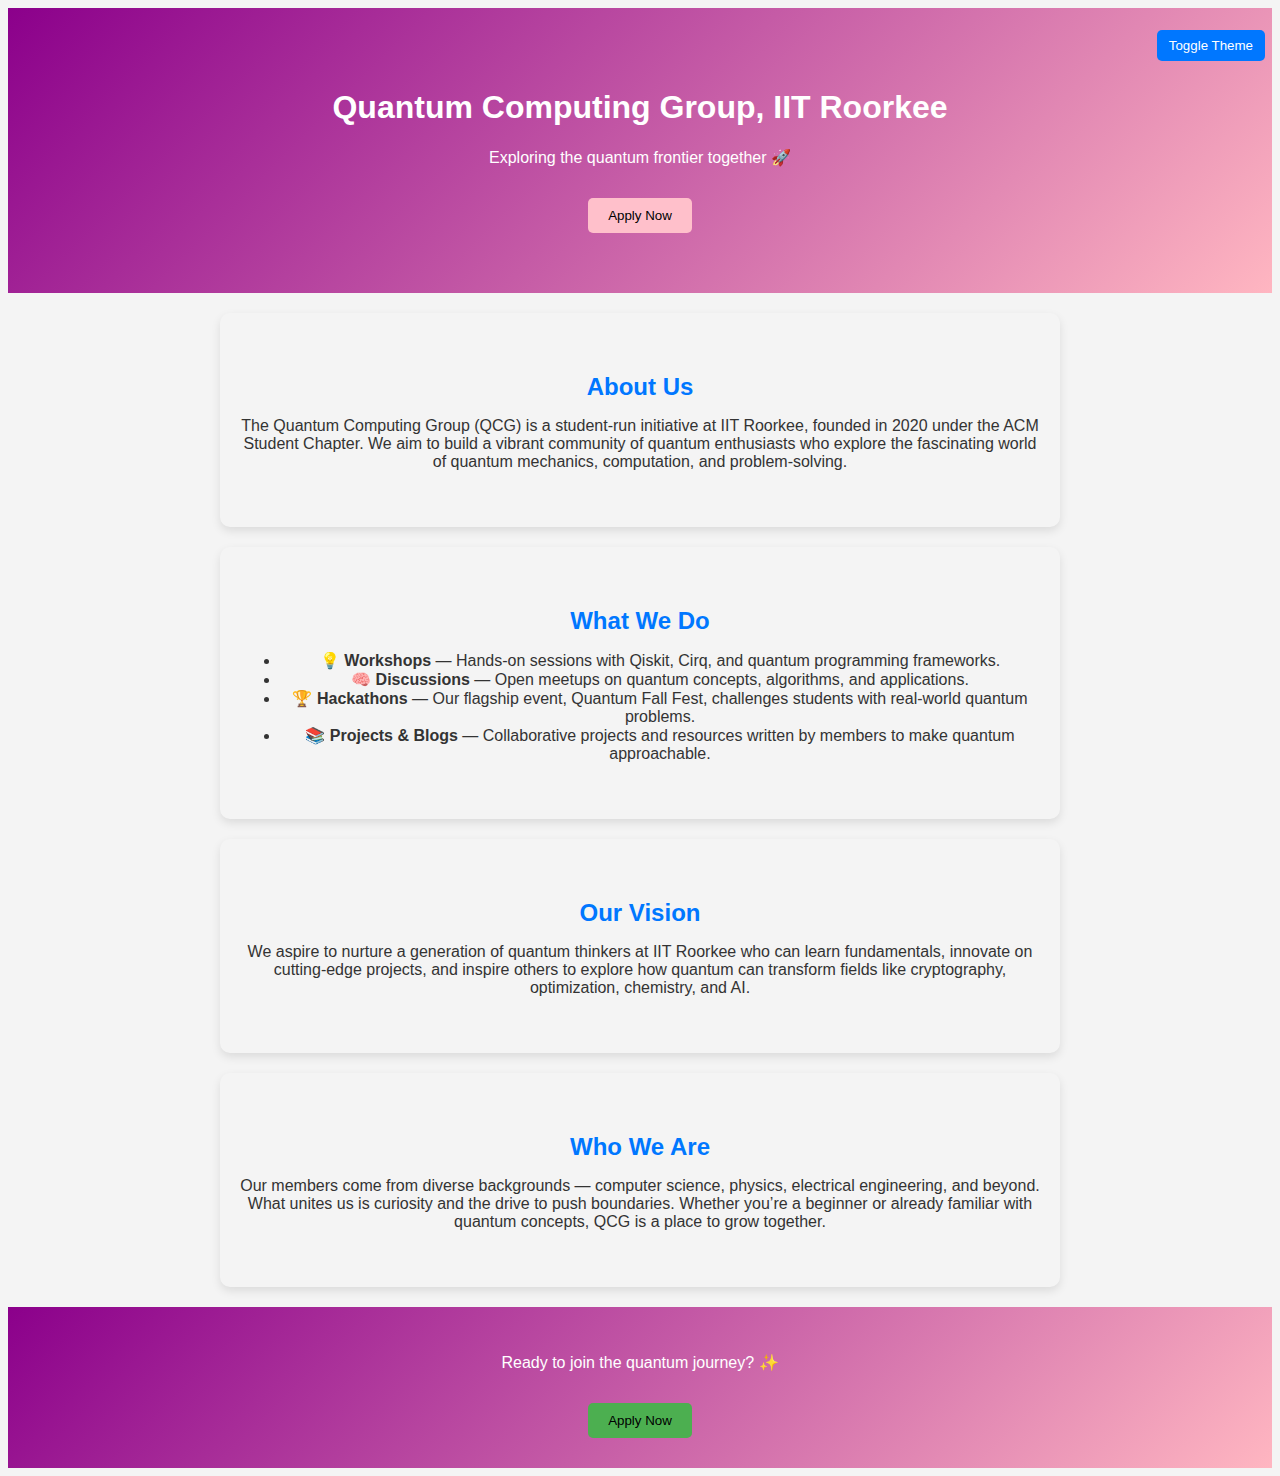
<file: index.html>
<!DOCTYPE html>
<html lang="en">
<head>
  <meta charset="UTF-8">
  <title>QCG Recruitment Portal</title>
  <link rel="stylesheet" href="style.css">
</head>
<body>

  <button class="toggle-theme" id="themeToggle">Toggle Theme</button> 

  <header class="hero">
    <h1>Quantum Computing Group, IIT Roorkee</h1>
    <p>Exploring the quantum frontier together 🚀</p>
    <button class="btn-header" onclick="location.href='apply.html'">Apply Now</button>
  </header>

  <!-- About Us -->
  <section class="block about">
    <h2>About Us</h2>
    <p>
      The Quantum Computing Group (QCG) is a student‑run initiative at IIT Roorkee, founded in 2020 under the ACM Student Chapter. 
      We aim to build a vibrant community of quantum enthusiasts who explore the fascinating world of quantum mechanics, computation, and problem‑solving.
    </p>
  </section>

  <!-- What We Do -->
  <section class="block whatwedo">
    <h2>What We Do</h2>
    <ul>
      <li>💡 <strong>Workshops</strong> — Hands‑on sessions with Qiskit, Cirq, and quantum programming frameworks.</li>
      <li>🧠 <strong>Discussions</strong> — Open meetups on quantum concepts, algorithms, and applications.</li>
      <li>🏆 <strong>Hackathons</strong> — Our flagship event, Quantum Fall Fest, challenges students with real‑world quantum problems.</li>
      <li>📚 <strong>Projects & Blogs</strong> — Collaborative projects and resources written by members to make quantum approachable.</li>
    </ul>
  </section>

  <!-- Our Vision -->
  <section class="block vision">
    <h2>Our Vision</h2>
    <p>
      We aspire to nurture a generation of quantum thinkers at IIT Roorkee who can learn fundamentals, 
      innovate on cutting‑edge projects, and inspire others to explore how quantum can transform fields like cryptography, optimization, chemistry, and AI.
    </p>
  </section>

  <!-- Who We Are -->
  <section class="block whoweare">
    <h2>Who We Are</h2>
    <p>
      Our members come from diverse backgrounds — computer science, physics, electrical engineering, and beyond. 
      What unites us is curiosity and the drive to push boundaries. Whether you’re a beginner or already familiar with quantum concepts, 
      QCG is a place to grow together.
    </p>
  </section>

  <footer>
    <p>Ready to join the quantum journey? ✨</p>
    <button class="btn-footer" onclick="location.href='apply.html'">Apply Now</button>
  </footer>

  <script>
  document.getElementById("themeToggle").addEventListener("click", () => {
    document.body.classList.toggle("dark");
  });
</script>
</body>
</html>
</file>
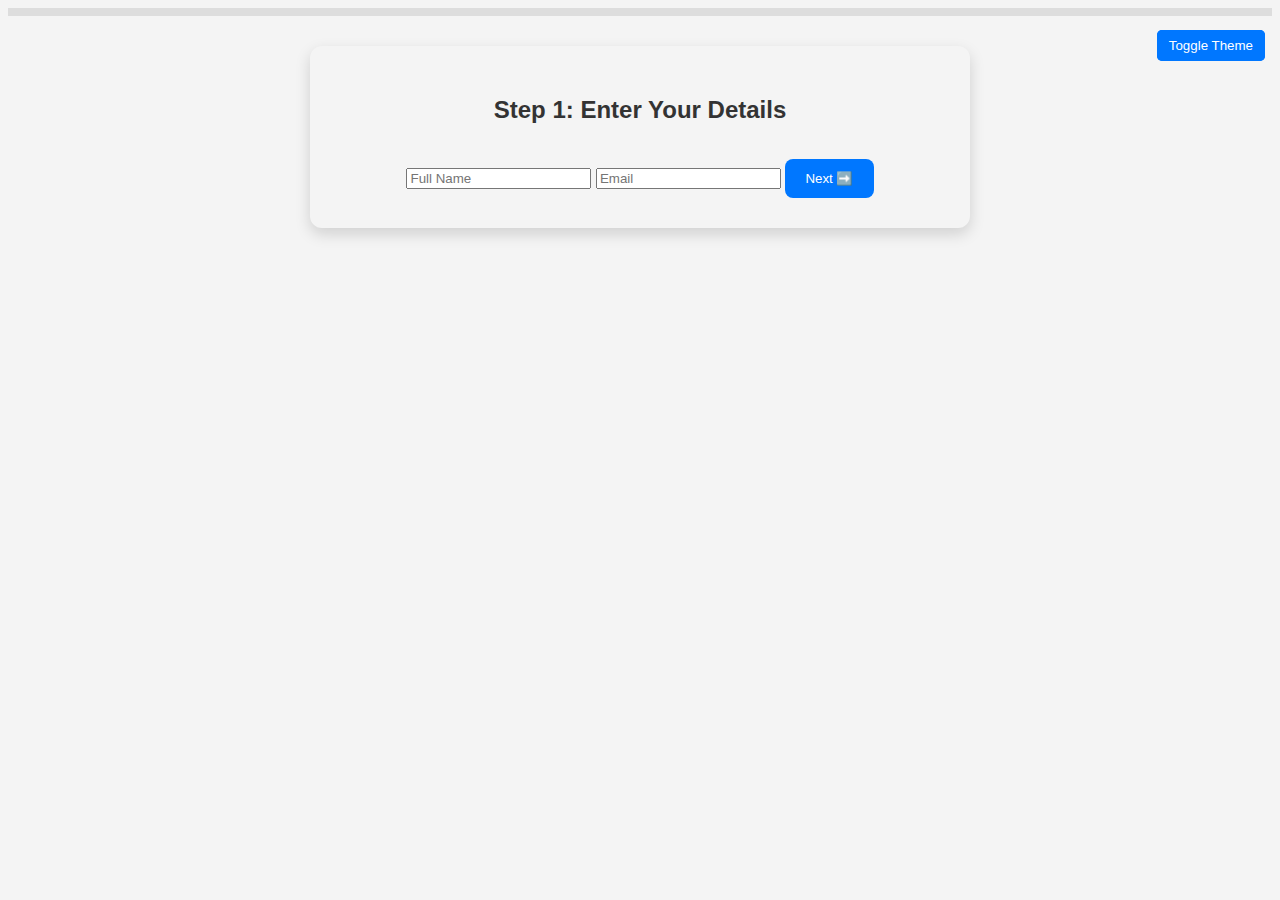
<file: apply.html>
<!DOCTYPE html>
<html lang="en">
<head>
  <meta charset="UTF-8">
  <title>Recruitment Flow</title>
<link rel="stylesheet" href="./style.css">
</head>
<body>
  <!-- Theme Toggle -->
  <button class="toggle-theme" id="themeToggle">Toggle Theme</button>

  <!-- Progress Bar -->
  <div id="progress-container">
    <div id="progress-bar"></div>
  </div>

  <!-- Step 1: User Details -->
  <section class="step active card" id="step1">
    <h2>Step 1: Enter Your Details</h2>
    <form id="detailsForm">
      <input type="text" id="name" placeholder="Full Name" required>
      <input type="email" id="email" placeholder="Email" required>
      <button type="submit" class="btn-primary">Next ➡️</button>
    </form>
  </section>

  <!-- Step 2: Domain Selection -->
  <section class="step hidden card" id="step2">
    <h2>Step 2: Select Your Preferred Domain</h2>
    <div class="domains">
      <label class="domain-card"><input type="checkbox" value="Core"> Core</label>
      <label class="domain-card"><input type="checkbox" value="Web Development"> Web Development</label>
      <label class="domain-card"><input type="checkbox" value="Design"> Design</label>
    </div>
    <button onclick="goToQuiz()" class="btn-primary">Next ➡️</button>
  </section>

  <!-- Step 3: Quiz -->
  <section class="step hidden card" id="step3">
    <h2>Step 3: Domain Quiz</h2>
    <div id="quiz"></div>
    <button onclick="submitQuiz()" class="btn-primary">Submit Quiz ✅</button>
  </section>

  <!-- Step 4: Result -->
  <section class="step hidden card" id="step4">
    <h2>🎉 Your Result</h2>
    <p id="resultText"></p>
    <button onclick="location.href='index.html'" class="btn-secondary">Back to Home</button>
  </section>

  <script src="./script.js"></script>
  <script src="./quiz.js"></script>
  <script>
    document.getElementById("themeToggle").addEventListener("click", () => {
      document.body.classList.toggle("dark");
    });
  </script>
</body>

</html>
</file>
<file: style.css>
:root {
  --bg: #f4f4f4;
  --text: #333;
  --accent: #0077ff;
}

.dark {
  --bg: #121212;
  --text: #f4f4f4;
  --accent: #0077ff;
}

body {
  font-family: Arial, sans-serif;
  text-align: center;
  background: var(--bg);
  color: var(--text);
  transition: background 0.4s ease, color 0.4s ease;
}

button {
  padding: 10px 20px;
  margin-top: 15px;
  cursor: pointer;
  border: none;
  background: var(--accent);
  color: #fff;
  border-radius: 5px;
  transition: transform 0.2s, background 0.3s;
}
button:hover {
  transform: scale(1.1);
  background: #444;
}

.step {
  display: none;
  animation: fadeIn 0.6s ease;
}
.step.active {
  display: block;
}

.hidden {
  display: none;
}

#progress-bar {
  height: 5px;
  background: var(--accent);
  width: 0%;
  transition: width 0.5s ease-in-out;
}

@keyframes fadeIn {
  from {opacity: 0; transform: translateY(20px);}
  to {opacity: 1; transform: translateY(0);}
}

.toggle-theme {
  position: fixed;
  top: 15px;
  right: 15px;
  background: var(--accent);
  color: #fff;
  padding: 8px 12px;
  border-radius: 5px;
  cursor: pointer;
}

.landing {
  background-color: darkviolet;
  border-radius: 2cm;
  color : white;
}

.hero {
  background: linear-gradient(135deg,darkmagenta, lightpink);
  color: #fff;
  padding: 60px 20px;
  text-align: center;
}

.block {
  padding: 40px 20px;
  margin: 20px auto;
  max-width: 800px;
  border-radius: 10px;
  background: var(--bg);
  box-shadow: 0 4px 10px rgba(0,0,0,0.1);
  transition: transform 0.3s;
}
.block:hover {
  transform: translateY(-5px);
}

.block h2 {
  color: var(--accent);
  margin-bottom: 15px;
}

footer {
  text-align: center;
  padding: 30px;
  background: var(--accent);
   background: linear-gradient(135deg,darkmagenta, lightpink);
  color: #fff;
}

/* Header button */
.btn-header {
  background: pink;  
  color:black;
}
.btn-header:hover {
  background: #e91e63;   
  color: white;
  transform: scale(1.1);
}

/* Footer button */
.btn-footer {
  background: #4caf50;  
  color:black;
}
.btn-footer:hover {
  background: #388e3c;  
  color:#fff;
}

/* Progress Bar */
#progress-container {
  width: 100%;
  background: #ddd;
  height: 8px;
  margin-bottom: 20px;
}
#progress-bar {
  height: 8px;
  background: var(--accent);
  width: 0%;
  transition: width 0.5s ease-in-out;
}

/* Card Layout */
.card {
  max-width: 600px;
  margin: 30px auto;
  padding: 30px;
  border-radius: 12px;
  background: var(--bg);
  box-shadow: 0 6px 15px rgba(0,0,0,0.15);
  animation: fadeIn 0.6s ease;
}

/* Buttons */
.btn-primary {
  background: var(--accent);
  color: #fff;
  padding: 12px 20px;
  border-radius: 8px;
  border: none;
  cursor: pointer;
  transition: transform 0.2s, background 0.3s;
}
.btn-primary:hover {
  transform: scale(1.05);
  background: #444;
}

.btn-secondary {
  background: #888;
  color: #fff;
  padding: 10px 18px;
  border-radius: 8px;
  border: none;
  cursor: pointer;
}
.btn-secondary:hover {
  background: #555;
}

/* Domain Cards */
.domains {
  display: flex;
  justify-content: space-around;
  margin: 20px 0;
}
.domain-card {
  background: var(--bg);
  padding: 15px;
  border-radius: 10px;
  box-shadow: 0 4px 10px rgba(0,0,0,0.1);
  transition: transform 0.3s;
}
.domain-card:hover {
  transform: translateY(-5px);
}
</file>
